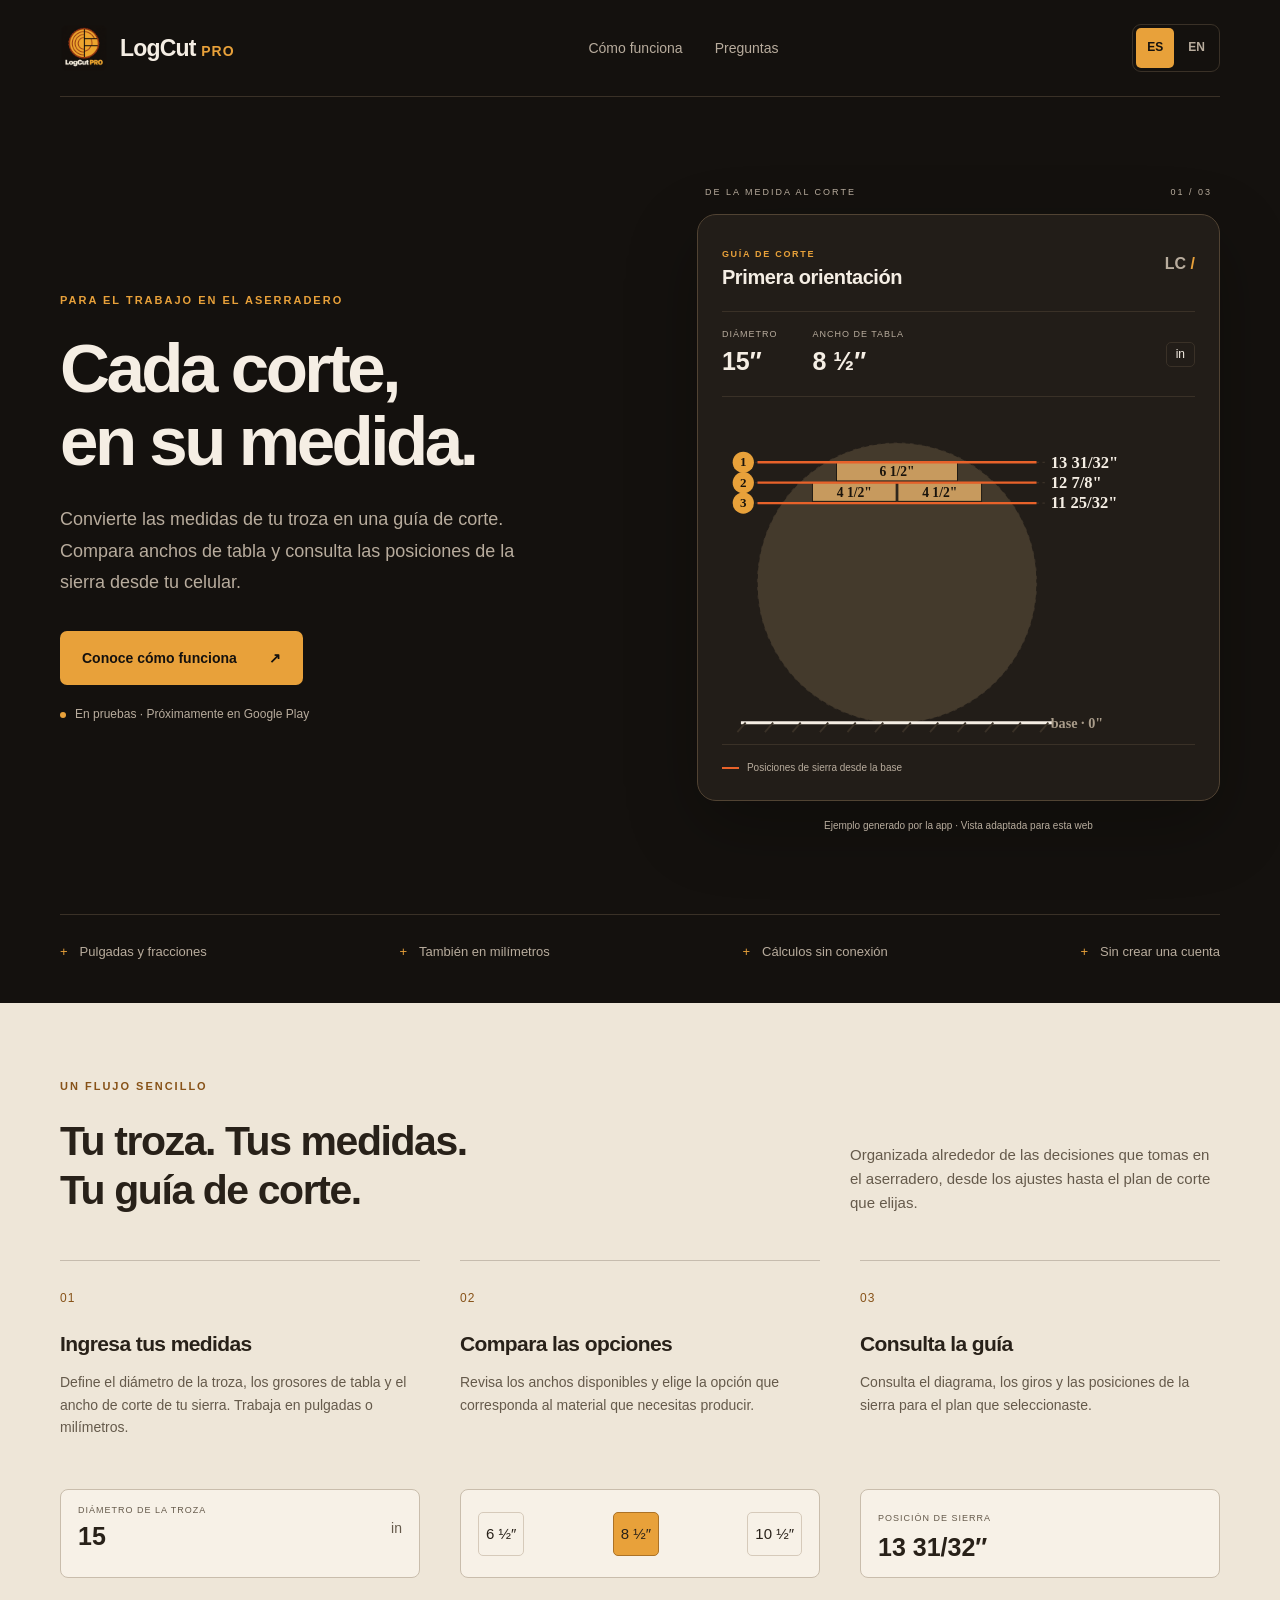
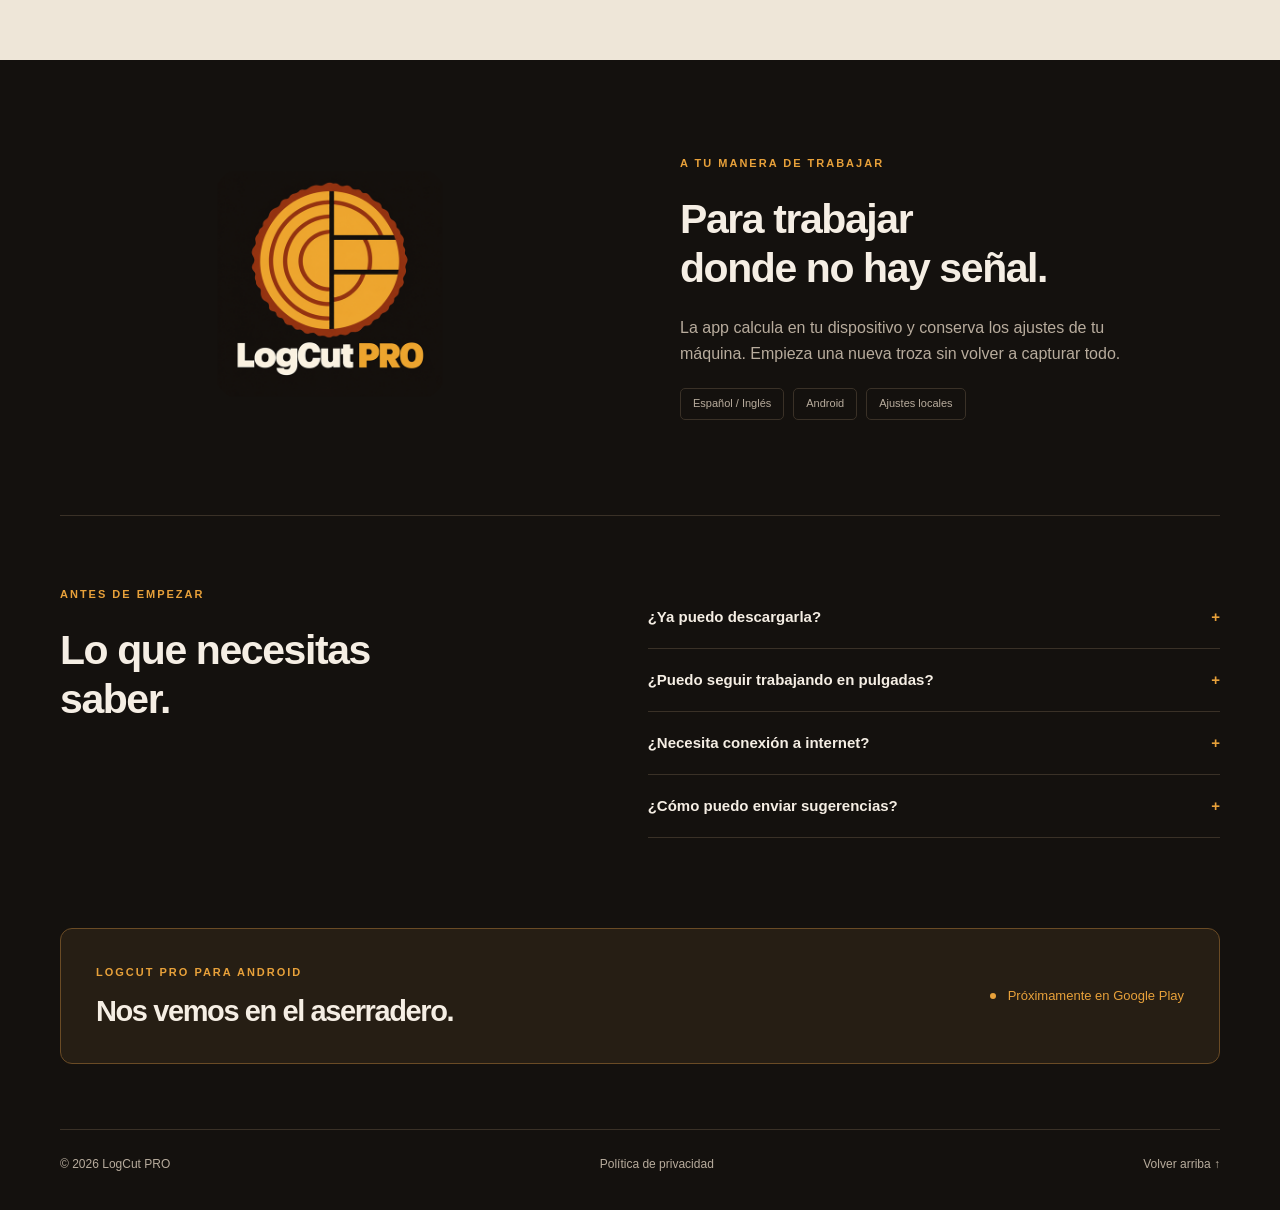
<file: index.html>
<!doctype html>
<html lang="es">
<head>
  <meta charset="utf-8">
  <meta name="viewport" content="width=device-width, initial-scale=1">
  <title>LogCut PRO — Guías de corte para tu aserradero</title>
  <meta name="description" content="De las medidas de tu troza a una guía de corte. Compara anchos y consulta posiciones de sierra en pulgadas o milímetros, sin conexión.">
  <meta name="theme-color" content="#14110e">
  <link rel="canonical" href="https://logcutpro.com/">
  <link rel="icon" href="assets/favicon.png">
  <link rel="stylesheet" href="styles.css">
  <script src="site.js" defer></script>
</head>
<body>
<a class="skip" href="#main" data-en="Skip to content">Ir al contenido</a>
<header class="wrap header">
  <a class="brand" href="#" aria-label="LogCut PRO"><img src="assets/icon.png" width="48" height="48" alt=""><span>LogCut <b>PRO</b></span></a>
  <nav aria-label="Principal"><a href="#como" data-en="How it works">Cómo funciona</a><a href="#preguntas" data-en="Questions">Preguntas</a></nav>
  <div class="language" aria-label="Idioma / Language"><button type="button" data-lang="es" aria-pressed="true">ES</button><button type="button" data-lang="en" aria-pressed="false">EN</button></div>
</header>
<main id="main">
  <section class="hero wrap">
    <div class="hero-copy">
      <p class="eyebrow" data-en="FOR THE SAWMILL FLOOR">PARA EL TRABAJO EN EL ASERRADERO</p>
      <h1 data-en="Every cut.<br>Clearly measured.">Cada corte,<br>en su medida.</h1>
      <p class="lead" data-en="Turn your log measurements into a cutting guide. Compare board widths and check your saw positions, right on your phone.">Convierte las medidas de tu troza en una guía de corte. Compara anchos de tabla y consulta las posiciones de la sierra desde tu celular.</p>
      <a class="button" href="#como"><span data-en="See how it works">Conoce cómo funciona</span><span aria-hidden="true">↗</span></a>
      <p class="availability"><span class="dot"></span><span data-en="In testing · Coming to Google Play">En pruebas · Próximamente en Google Play</span></p>
    </div>
    <div class="preview-area">
      <div class="preview-label"><span data-en="FROM THE MEASUREMENT TO THE CUT">DE LA MEDIDA AL CORTE</span><span>01 / 03</span></div>
      <article class="guide-card">
        <div class="card-head"><div><span class="eyebrow" data-en="CUTTING GUIDE">GUÍA DE CORTE</span><h2 data-en="First orientation">Primera orientación</h2></div><span class="small-logo">LC<span> / </span></span></div>
        <div class="measure-strip"><div><small data-en="LOG DIAMETER">DIÁMETRO</small><strong>15″</strong></div><div><small data-en="BOARD WIDTH">ANCHO DE TABLA</small><strong>8 ½″</strong></div><span class="unit">in</span></div>
        <img class="diagram" src="assets/cut-guide.svg" width="400" height="276" alt="Ejemplo de una guía de corte con posiciones de sierra para una troza de 15 pulgadas" data-alt-en="Example cutting guide with saw positions for a 15-inch log">
        <div class="guide-foot"><span class="legend"></span><span data-en="Saw positions measured from the base">Posiciones de sierra desde la base</span></div>
      </article>
      <p class="caption" data-en="Example generated by the app · Layout adapted for this website">Ejemplo generado por la app · Vista adaptada para esta web</p>
    </div>
  </section>
  <div class="benefits wrap"><span data-en="Inches & fractions">Pulgadas y fracciones</span><span data-en="Millimeters too">También en milímetros</span><span data-en="Offline calculations">Cálculos sin conexión</span><span data-en="No account needed">Sin crear una cuenta</span></div>
  <section class="workflow" id="como"><div class="wrap">
    <div class="section-head"><div><p class="eyebrow" data-en="A SIMPLE WORKFLOW">UN FLUJO SENCILLO</p><h2 data-en="Your log. Your sizes.<br>Your cutting guide.">Tu troza. Tus medidas.<br>Tu guía de corte.</h2></div><p data-en="Built around the decisions you make at the mill, from setup to the selected cutting plan.">Organizada alrededor de las decisiones que tomas en el aserradero, desde los ajustes hasta el plan de corte que elijas.</p></div>
    <div class="steps">
      <article><span class="number">01</span><h3 data-en="Enter your sizes">Ingresa tus medidas</h3><p data-en="Set the log diameter, board thicknesses and your saw's kerf. Work in inches or millimeters.">Define el diámetro de la troza, los grosores de tabla y el ancho de corte de tu sierra. Trabaja en pulgadas o milímetros.</p><div class="sample"><small data-en="LOG DIAMETER">DIÁMETRO DE LA TROZA</small><strong>15 <span>in</span></strong></div></article>
      <article><span class="number">02</span><h3 data-en="Compare your options">Compara las opciones</h3><p data-en="Review the available board widths and choose the option that fits the material you need to produce.">Revisa los anchos disponibles y elige la opción que corresponda al material que necesitas producir.</p><div class="widths" aria-hidden="true"><span>6 ½″</span><span>8 ½″</span><span>10 ½″</span></div></article>
      <article><span class="number">03</span><h3 data-en="Open the cutting guide">Consulta la guía</h3><p data-en="Check the diagram, rotations and saw positions for the plan you selected.">Consulta el diagrama, los giros y las posiciones de la sierra para el plan que seleccionaste.</p><div class="sample cut"><span data-en="SAW POSITION">POSICIÓN DE SIERRA</span><strong>13 31/32″</strong></div></article>
    </div>
  </div></section>
  <section class="detail wrap"><div class="detail-mark" aria-hidden="true"><img src="assets/icon.png" width="240" height="240" alt="" loading="lazy"></div><div><p class="eyebrow" data-en="AT YOUR OWN PACE">A TU MANERA DE TRABAJAR</p><h2 data-en="Ready for places<br>with no signal.">Para trabajar<br>donde no hay señal.</h2><p data-en="The app calculates on your device and saves your machine settings. Start a new log without entering everything again.">La app calcula en tu dispositivo y conserva los ajustes de tu máquina. Empieza una nueva troza sin volver a capturar todo.</p><div class="tags"><span data-en="Spanish / English">Español / Inglés</span><span>Android</span><span data-en="Local settings">Ajustes locales</span></div></div></section>
  <section class="faq wrap" id="preguntas"><div><p class="eyebrow" data-en="BEFORE YOU START">ANTES DE EMPEZAR</p><h2 data-en="Good to know.">Lo que necesitas saber.</h2></div><div class="questions">
    <details><summary data-en="Can I download it now?">¿Ya puedo descargarla?</summary><p data-en="LogCut PRO is in testing. The official Google Play link will appear here when it is available. There is no public store download yet.">LogCut PRO está en pruebas. Aquí aparecerá el enlace oficial de Google Play cuando esté disponible. Todavía no hay una descarga pública en la tienda.</p></details>
    <details><summary data-en="Can I keep working in inches?">¿Puedo seguir trabajando en pulgadas?</summary><p data-en="Yes. You can enter inches and fractions. Millimeters are also available if you prefer them.">Sí. Puedes ingresar pulgadas y fracciones. Los milímetros también están disponibles si te resultan más cómodos.</p></details>
    <details><summary data-en="Does it need an internet connection?">¿Necesita conexión a internet?</summary><p data-en="Calculations and cutting guides work offline. Downloading the app, updating it and leaving feedback on Google Play require a connection.">Los cálculos y las guías funcionan sin conexión. Descargar la app, actualizarla y dejar comentarios en Google Play requiere internet.</p></details>
    <details><summary data-en="How can I send suggestions?">¿Cómo puedo enviar sugerencias?</summary><p data-en="Once the closed test is available on Google Play, testers can leave private feedback there. After the public launch, users can leave reviews on the store listing.">Cuando esté disponible la prueba cerrada en Google Play, los participantes podrán dejar comentarios privados allí. Después del lanzamiento público, los usuarios podrán escribir reseñas en la ficha de la tienda.</p></details>
  </div></section>
  <section class="launch wrap"><div><p class="eyebrow" data-en="LOGCUT PRO FOR ANDROID">LOGCUT PRO PARA ANDROID</p><h2 data-en="See you at the mill.">Nos vemos en el aserradero.</h2></div><div class="launch-status"><span class="dot"></span><span data-en="Coming to Google Play">Próximamente en Google Play</span></div></section>
</main>
<footer class="wrap"><span>© <span id="year">2026</span> LogCut PRO</span><a href="privacy.html" data-en="Privacy policy">Política de privacidad</a><a href="#" data-en="Back to top ↑">Volver arriba ↑</a></footer>
</body>
</html>
</file>
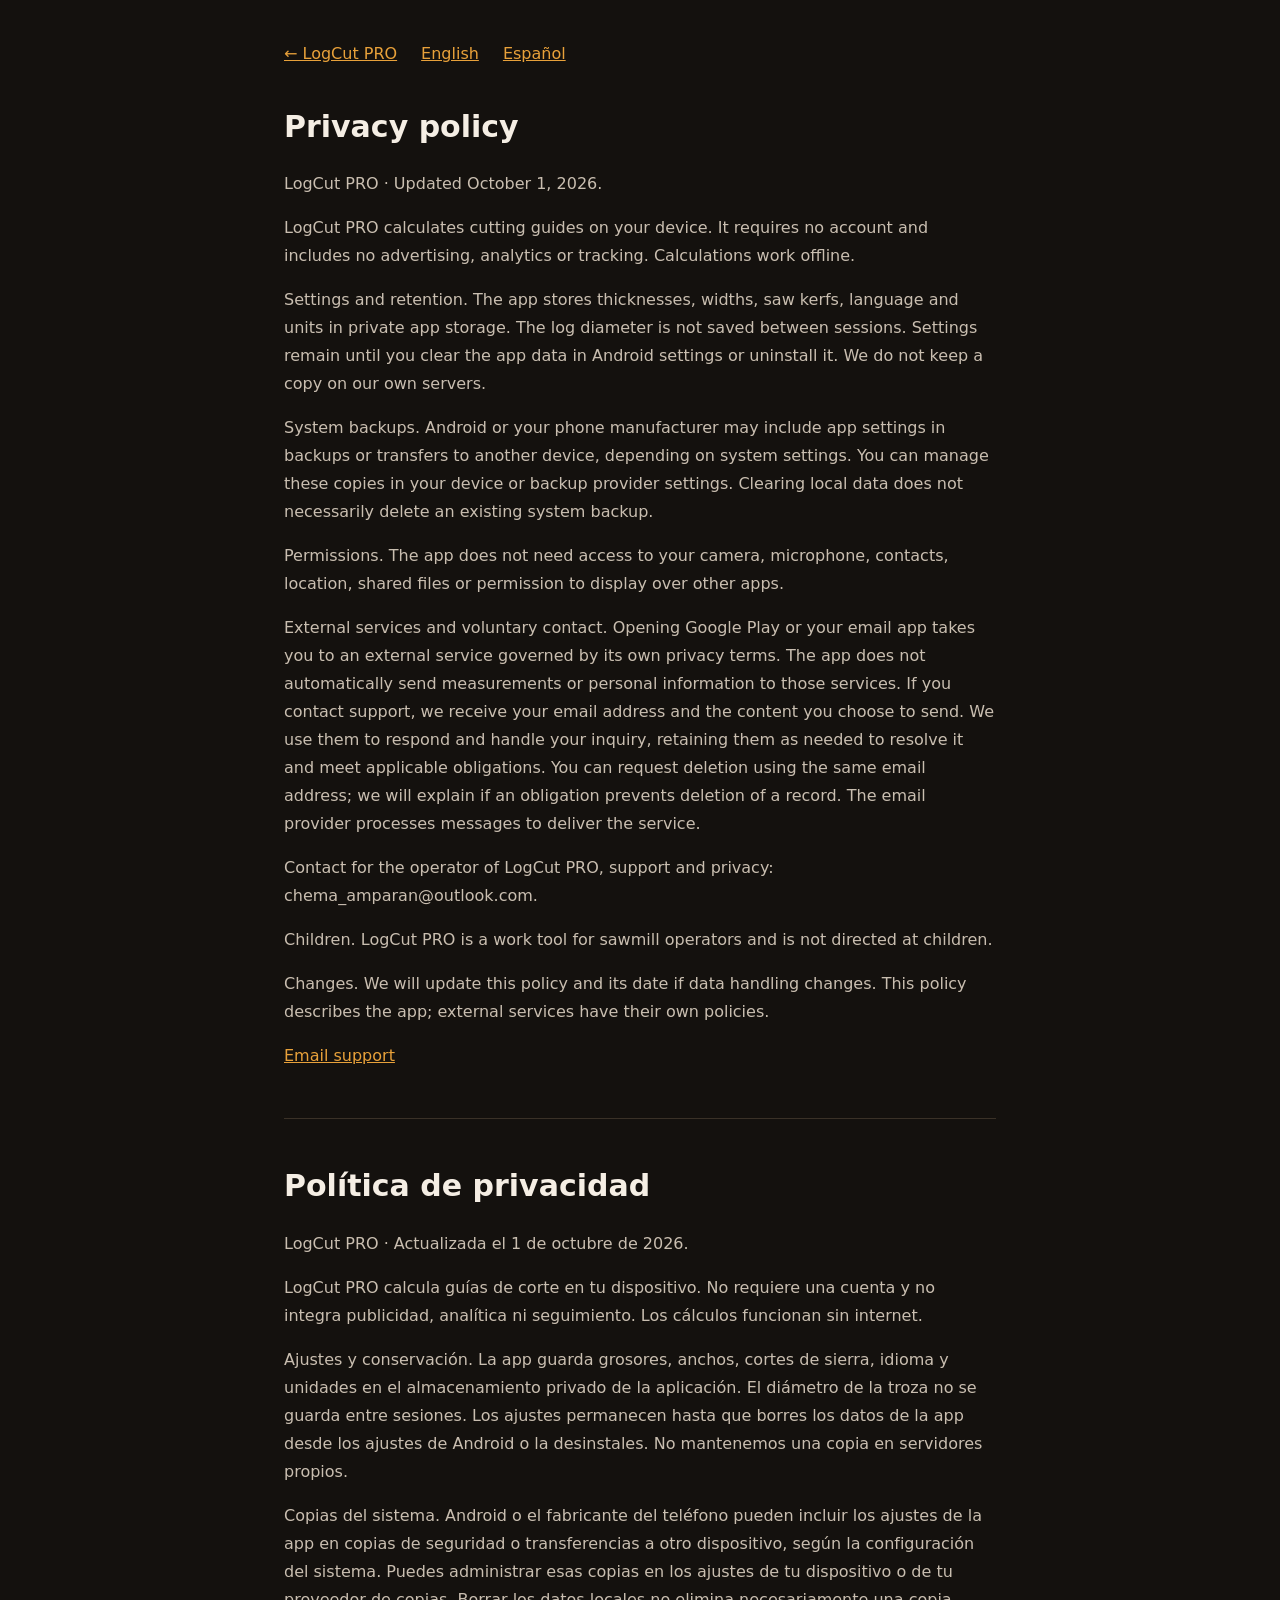
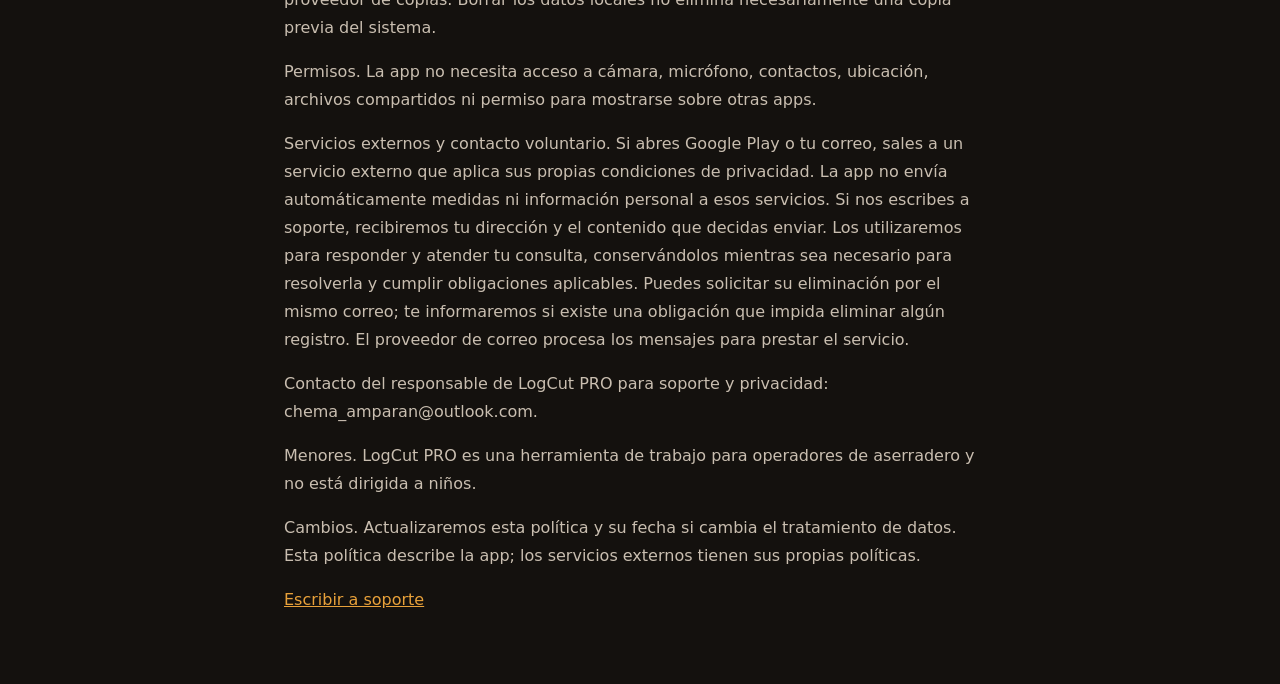
<file: privacy.html>
<!doctype html>
<html lang="en"><head><meta charset="utf-8"><meta name="viewport" content="width=device-width, initial-scale=1"><title>LogCut PRO — Privacy policy / Política de privacidad</title><meta name="description" content="LogCut PRO privacy policy, local settings, system backups and support contact."><link rel="icon" href="assets/favicon.png"><style>html{color-scheme:dark}*{box-sizing:border-box}body{background:#14110e;color:#f5eee4;font:16px/1.75 system-ui,sans-serif;margin:0}main{max-width:760px;margin:auto;padding:40px 24px 70px}a{color:#e8a13a}nav{display:flex;gap:24px;flex-wrap:wrap;margin-bottom:40px}h1{font-size:30px;line-height:1.25}p{color:#c9beb0}hr{border:0;border-top:1px solid #3a3127;margin:48px 0}a:focus-visible{outline:3px solid #e8a13a;outline-offset:5px}</style></head><body><main><nav><a href="index.html">← LogCut PRO</a><a href="#en">English</a><a href="#es">Español</a></nav><section lang="en" id="en"><h1>Privacy policy</h1><p>LogCut PRO · Updated October 1, 2026.</p>
<p>LogCut PRO calculates cutting guides on your device. It requires no account and includes no advertising, analytics or tracking. Calculations work offline.</p>
<p>Settings and retention. The app stores thicknesses, widths, saw kerfs, language and units in private app storage. The log diameter is not saved between sessions. Settings remain until you clear the app data in Android settings or uninstall it. We do not keep a copy on our own servers.</p>
<p>System backups. Android or your phone manufacturer may include app settings in backups or transfers to another device, depending on system settings. You can manage these copies in your device or backup provider settings. Clearing local data does not necessarily delete an existing system backup.</p>
<p>Permissions. The app does not need access to your camera, microphone, contacts, location, shared files or permission to display over other apps.</p>
<p>External services and voluntary contact. Opening Google Play or your email app takes you to an external service governed by its own privacy terms. The app does not automatically send measurements or personal information to those services. If you contact support, we receive your email address and the content you choose to send. We use them to respond and handle your inquiry, retaining them as needed to resolve it and meet applicable obligations. You can request deletion using the same email address; we will explain if an obligation prevents deletion of a record. The email provider processes messages to deliver the service.</p>
<p>Contact for the operator of LogCut PRO, support and privacy: chema_amparan@outlook.com.</p>
<p>Children. LogCut PRO is a work tool for sawmill operators and is not directed at children.</p>
<p>Changes. We will update this policy and its date if data handling changes. This policy describes the app; external services have their own policies.</p><a href="mailto:chema_amparan@outlook.com">Email support</a></section><hr><section lang="es" id="es"><h1>Política de privacidad</h1><p>LogCut PRO · Actualizada el 1 de octubre de 2026.</p>
<p>LogCut PRO calcula guías de corte en tu dispositivo. No requiere una cuenta y no integra publicidad, analítica ni seguimiento. Los cálculos funcionan sin internet.</p>
<p>Ajustes y conservación. La app guarda grosores, anchos, cortes de sierra, idioma y unidades en el almacenamiento privado de la aplicación. El diámetro de la troza no se guarda entre sesiones. Los ajustes permanecen hasta que borres los datos de la app desde los ajustes de Android o la desinstales. No mantenemos una copia en servidores propios.</p>
<p>Copias del sistema. Android o el fabricante del teléfono pueden incluir los ajustes de la app en copias de seguridad o transferencias a otro dispositivo, según la configuración del sistema. Puedes administrar esas copias en los ajustes de tu dispositivo o de tu proveedor de copias. Borrar los datos locales no elimina necesariamente una copia previa del sistema.</p>
<p>Permisos. La app no necesita acceso a cámara, micrófono, contactos, ubicación, archivos compartidos ni permiso para mostrarse sobre otras apps.</p>
<p>Servicios externos y contacto voluntario. Si abres Google Play o tu correo, sales a un servicio externo que aplica sus propias condiciones de privacidad. La app no envía automáticamente medidas ni información personal a esos servicios. Si nos escribes a soporte, recibiremos tu dirección y el contenido que decidas enviar. Los utilizaremos para responder y atender tu consulta, conservándolos mientras sea necesario para resolverla y cumplir obligaciones aplicables. Puedes solicitar su eliminación por el mismo correo; te informaremos si existe una obligación que impida eliminar algún registro. El proveedor de correo procesa los mensajes para prestar el servicio.</p>
<p>Contacto del responsable de LogCut PRO para soporte y privacidad: chema_amparan@outlook.com.</p>
<p>Menores. LogCut PRO es una herramienta de trabajo para operadores de aserradero y no está dirigida a niños.</p>
<p>Cambios. Actualizaremos esta política y su fecha si cambia el tratamiento de datos. Esta política describe la app; los servicios externos tienen sus propias políticas.</p><a href="mailto:chema_amparan@outlook.com">Escribir a soporte</a></section></main></body></html>
</file>
<file: styles.css>
:root{color-scheme:dark;--bg:#14110e;--surface:#221d18;--line:#3a3127;--text:#f5eee4;--muted:#b8ac9d;--accent:#e8a13a}*{box-sizing:border-box}html{scroll-behavior:smooth;scroll-padding-top:32px}body{margin:0;background:var(--bg);color:var(--text);font-family:Inter,-apple-system,BlinkMacSystemFont,"Segoe UI",sans-serif;line-height:1.6}a{color:inherit;text-decoration:none}button{font:inherit}a,button,summary{-webkit-tap-highlight-color:transparent}a:focus-visible,button:focus-visible,summary:focus-visible{outline:3px solid var(--accent);outline-offset:5px}.wrap{width:min(1160px,calc(100% - 64px));margin-inline:auto}.header{display:flex;align-items:center;justify-content:space-between;gap:24px;padding-block:24px;border-bottom:1px solid var(--line)}.brand{display:flex;align-items:center;gap:12px;font-size:23px;font-weight:700;letter-spacing:-.8px}.brand img{border-radius:11px}.brand b{color:var(--accent);font-size:14px;letter-spacing:1px}.header nav{display:flex;gap:32px;font-size:14px;color:var(--muted)}.header nav a:hover,footer a:hover{color:var(--accent)}.language{display:flex;gap:3px;border:1px solid var(--line);padding:3px;border-radius:9px}.language button{border:0;background:transparent;color:var(--muted);padding:8px 11px;min-height:40px;cursor:pointer;border-radius:5px;font-size:12px;font-weight:700}.language button[aria-pressed=true]{background:var(--accent);color:var(--bg)}.hero{display:grid;grid-template-columns:1.08fr 1fr;gap:72px;align-items:center;padding-block:88px 70px}.eyebrow{font-size:11px;letter-spacing:2px;font-weight:750;color:var(--accent);margin:0 0 22px}.hero h1{font-size:clamp(46px,5.4vw,72px);line-height:1.06;letter-spacing:-3.5px;margin:0 0 26px;font-weight:750}.lead{font-size:18px;line-height:1.75;color:var(--muted);max-width:480px;margin:0 0 32px}.button{display:inline-flex;align-items:center;justify-content:space-between;gap:32px;padding:16px 22px;background:var(--accent);color:var(--bg);font-weight:700;font-size:14px;border-radius:7px}.button:hover{background:#f2b457}.availability{font-size:12px;display:flex;align-items:center;gap:9px;color:var(--muted);margin-top:20px}.dot{width:6px;height:6px;background:var(--accent);border-radius:50%;display:inline-block;flex-shrink:0}.preview-area{position:relative}.preview-label{display:flex;justify-content:space-between;color:#b8ac9d;font-size:9px;letter-spacing:2px;margin:0 8px 15px}.guide-card{padding:24px;background:var(--surface);border:1px solid #514333;border-radius:19px;box-shadow:0 25px 70px #0004}.card-head{display:flex;justify-content:space-between;align-items:center}.card-head .eyebrow{font-size:9px;margin:0 0 7px;letter-spacing:1.7px}.card-head h2{font-size:20px;margin:0;letter-spacing:-.4px}.small-logo{font-weight:800;color:var(--muted)}.small-logo span{color:var(--accent)}.measure-strip{display:flex;align-items:center;gap:35px;border-block:1px solid var(--line);padding:15px 0;margin-top:22px}.measure-strip small,.sample small{display:block;color:var(--muted);font-size:9px;letter-spacing:1px}.measure-strip strong{font-size:25px;font-weight:600}.unit{margin-left:auto;font-size:12px;border:1px solid var(--line);padding:2px 9px;border-radius:5px}.diagram{display:block;width:100%;height:auto;margin-top:20px}.guide-foot{display:flex;gap:8px;align-items:center;color:var(--muted);font-size:10px;border-top:1px solid var(--line);padding-top:15px}.legend{width:17px;height:2px;background:#e8622a}.caption{font-size:10px;text-align:center;color:var(--muted);margin-top:17px}.benefits{display:flex;flex-wrap:wrap;justify-content:space-between;gap:20px;border-top:1px solid var(--line);padding-block:27px 40px;color:var(--muted);font-size:13px}.benefits span:before{content:"+";color:var(--accent);margin-right:12px}.workflow{background:#eee6d8;color:#282119;padding-block:75px 82px}.workflow .eyebrow{color:#875218}.section-head{display:flex;justify-content:space-between;gap:70px;align-items:end;margin-bottom:45px}h2{font-size:clamp(29px,3.2vw,42px);line-height:1.2;letter-spacing:-1.4px;margin:0}.section-head>p{max-width:370px;font-size:15px;color:#655a4b;margin:0}.steps{display:grid;grid-template-columns:repeat(3,1fr);gap:40px}.steps article{border-top:1px solid #c6bcae;padding-top:23px}.number{font-size:12px;color:#875218;letter-spacing:1px}.steps h3{font-size:21px;line-height:1.3;letter-spacing:-.6px;margin:20px 0 14px}.steps p{font-size:14px;color:#655a4b;margin:0;min-height:92px}.sample,.widths{height:89px;margin-top:26px;border:1px solid #c9bdac;border-radius:8px;padding:13px 17px;background:#f7f1e7}.sample small{color:#655a4b}.sample strong{display:block;font-size:25px;line-height:1.5}.sample strong span{float:right;font-size:14px;color:#655a4b;font-weight:400}.widths{display:flex;align-items:center;justify-content:space-between;gap:8px}.widths span{font-size:15px;padding:9px 7px;border-radius:5px;border:1px solid #d6caba}.widths span:nth-child(2){background:#e8a13a;border-color:#ac7226}.cut>span{font-size:9px;letter-spacing:1px;color:#655a4b}.detail{display:grid;grid-template-columns:1fr 1fr;align-items:center;gap:80px;padding-block:95px}.detail-mark{text-align:center}.detail-mark img{width:240px;height:240px;border-radius:45px}.detail p:not(.eyebrow){color:var(--muted);max-width:460px;font-size:16px;margin:22px 0}.tags{display:flex;flex-wrap:wrap;gap:9px}.tags span{font-size:11px;padding:6px 12px;border:1px solid var(--line);border-radius:5px;color:var(--muted)}.faq{display:grid;grid-template-columns:1fr 1.15fr;gap:90px;border-top:1px solid var(--line);padding-block:70px}.faq h2{max-width:350px}.questions details{border-bottom:1px solid var(--line)}summary{cursor:pointer;padding:19px 24px 19px 0;font-size:15px;font-weight:600;list-style:none;position:relative}summary::-webkit-details-marker{display:none}summary:after{content:"+";position:absolute;right:0;color:var(--accent)}details[open] summary:after{content:"−"}details p{color:var(--muted);font-size:14px;margin:0 0 20px;line-height:1.8}.launch{display:flex;align-items:center;justify-content:space-between;gap:30px;padding:35px;border:1px solid #6a4b25;border-radius:12px;background:#261e14;margin-block:20px 65px}.launch .eyebrow{margin-bottom:12px}.launch h2{font-size:29px}.launch-status{display:flex;align-items:center;gap:12px;white-space:nowrap;font-size:13px;color:var(--accent)}footer{display:flex;justify-content:space-between;gap:20px;padding-block:25px 35px;border-top:1px solid var(--line);font-size:12px;color:var(--muted)}.skip{position:absolute;top:-80px;left:15px;padding:15px;background:var(--accent);color:#14110e;z-index:5}.skip:focus{top:10px}@media(max-width:900px){.hero{gap:35px}.hero h1{font-size:53px}.header nav{gap:18px}.steps{gap:22px}.steps p{min-height:120px}.section-head{gap:30px}.detail{gap:30px}.faq{gap:35px}.launch{align-items:start;flex-direction:column}}@media(max-width:640px){.wrap{width:calc(100% - 40px)}.header{padding-block:15px;gap:12px}.brand{font-size:20px;gap:8px}.brand img{width:40px;height:40px}.header nav{display:none}.language button{padding:6px 9px}.hero{grid-template-columns:1fr;padding-block:49px 30px;gap:38px}.hero h1{font-size:51px;letter-spacing:-2.6px}.eyebrow{font-size:10px;letter-spacing:1.4px;margin-bottom:19px}.lead{font-size:16px;line-height:1.75}.button{width:100%;justify-content:center}.availability{justify-content:center;font-size:11px}.guide-card{padding:20px}.benefits{display:grid;grid-template-columns:1fr 1fr;font-size:11px;gap:16px;padding-block:24px 30px}.benefits span:before{margin-right:6px}.workflow{padding-block:49px}.section-head{display:block;margin-bottom:32px}.section-head>p{margin-top:20px}.steps{grid-template-columns:1fr;gap:30px}.steps p{min-height:0}.steps h3{margin-top:12px}.sample,.widths{margin-top:18px}.detail{grid-template-columns:1fr;gap:30px;padding-block:52px}.detail-mark{text-align:left}.detail-mark img{width:112px;height:112px;border-radius:23px}.faq{grid-template-columns:1fr;gap:20px;padding-block:45px}.faq h2{max-width:none}.launch{padding:26px;margin-block:10px 40px}.launch h2{font-size:28px}.launch-status{white-space:normal;font-size:12px}footer{flex-wrap:wrap;font-size:11px}footer>span{width:100%}}@media(prefers-reduced-motion:reduce){html{scroll-behavior:auto}}
</file>
